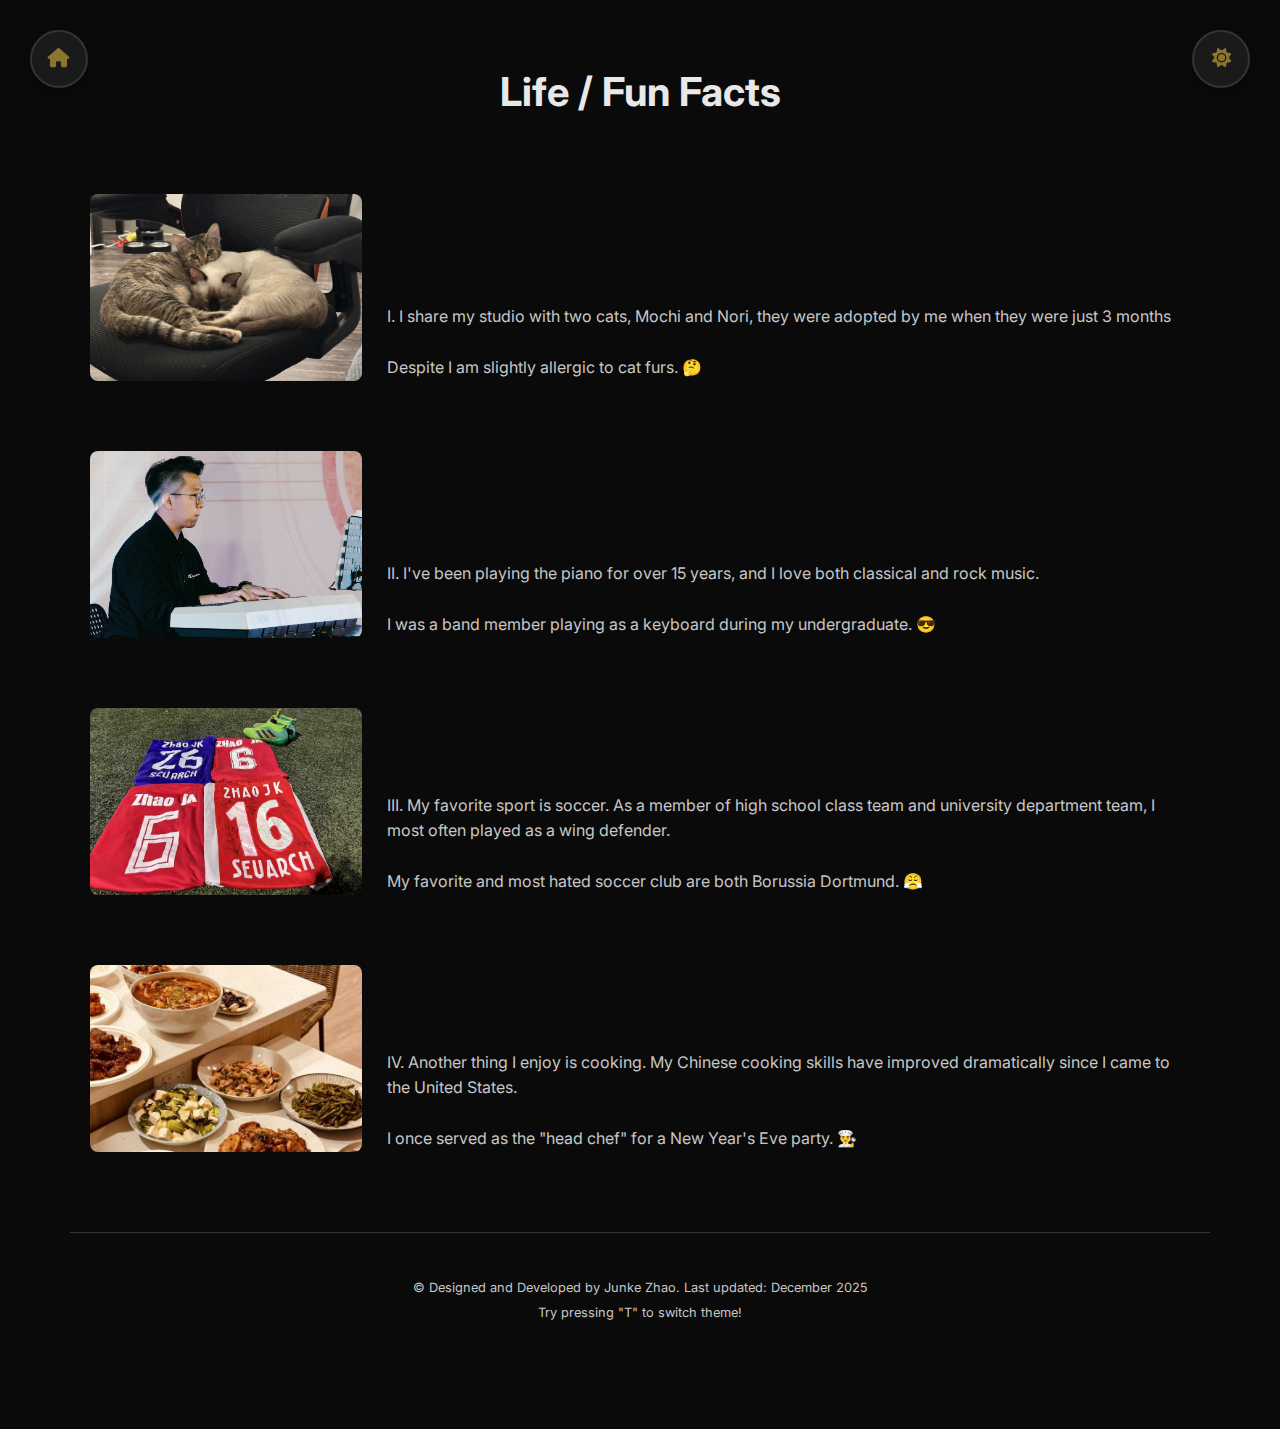
<file: life.html>
<!DOCTYPE html>
<html lang="en">
<head>
    <meta charset="UTF-8">
    <meta name="viewport" content="width=device-width, initial-scale=1.0">
    <title>Life / Fun Facts - Junke Zhao</title>

    <!-- Favicon -->
    <link rel="icon" type="image/png" href="Assets/logo.png">
    <link rel="apple-touch-icon" href="Assets/logo.png">

    <!-- Google Fonts - Inter -->
    <link rel="preconnect" href="https://fonts.googleapis.com">
    <link rel="preconnect" href="https://fonts.gstatic.com" crossorigin>
    <link href="https://fonts.googleapis.com/css2?family=Inter:wght@100;200;300;400;500;600;700;800;900&display=swap" rel="stylesheet">
    
    <!-- Stylesheets -->
    <link rel="stylesheet" href="style.css">
    <link rel="stylesheet" href="https://cdnjs.cloudflare.com/ajax/libs/font-awesome/6.4.0/css/all.min.css">
    
    <!-- Prevent Theme Flash -->
    <script>
        (function() {
            const savedTheme = localStorage.getItem('theme') || 'dark';
            document.documentElement.setAttribute('data-theme', savedTheme);
        })();
    </script>
</head>
<body>
    <!-- Desktop Theme Toggle -->
    <button class="theme-toggle desktop-theme-toggle" id="themeToggleDesktop" aria-label="Toggle theme">
        <i class="fas fa-sun"></i>
    </button>

    <!-- Floating Navigation -->
    <nav class="floating-nav" aria-label="Page navigation">
        <a class="nav-float-btn" href="index.html" aria-label="Back to Home" title="Home">
            <i class="fas fa-home"></i>
        </a>
    </nav>

    <!-- Mobile Header -->
    <header class="mobile-header">
        <div class="mobile-header-nav">
            <a href="index.html" class="mobile-nav-btn" aria-label="Back to Home">
                <i class="fas fa-home"></i>
            </a>
        </div>
        <span class="mobile-site-name">Life / Fun Facts</span>
        <button class="theme-toggle mobile-theme-toggle" id="themeToggleMobile" aria-label="Toggle theme">
            <i class="fas fa-sun"></i>
        </button>
    </header>

    <!-- Main Container -->
    <div class="all-projects-container">
        
        <!-- Page Header -->
        <div class="all-projects-header">
            <h1 class="all-projects-title">Life / Fun Facts</h1>
        </div>

        <!-- Fun Facts Section -->
        <div class="life-section">
            <div class="fun-facts-list">
                
                <!-- Fun Fact 1 -->
                <div class="fun-fact-item">
                    <div class="fun-fact-image">
                        <img src="Assets/funfacts/fun_fact_1.jpg" alt="Fun facts 1">
                    </div>
                    <div class="fun-fact-content">
                        <p>I. I share my studio with two cats, Mochi and Nori, they were adopted by me when they were just 3 months
                            <br><br>Despite I am slightly allergic to cat furs. 🤔</p>
                    </div>
                </div>

                <!-- Fun Fact 2 -->
                <div class="fun-fact-item">
                    <div class="fun-fact-image">
                        <img src="Assets/funfacts/fun_fact_2.jpg" alt="Fun facts 2">
                    </div>
                    <div class="fun-fact-content">
                        <p>II. I've been playing the piano for over 15 years, and I love both classical and rock music.
                                <br><br> 
                                I was a band member playing as a keyboard during my undergraduate. 😎</p>
                        </div>
                </div>

                <!-- Fun Fact 3 -->
                <div class="fun-fact-item">
                    <div class="fun-fact-image">
                        <img src="Assets/funfacts/fun_fact_3.jpg" alt="Fun facts 3">
                    </div>
                    <div class="fun-fact-content">
                        <p>III. My favorite sport is soccer. As a member of high school class team and university department team, I most often played as a wing defender.
                            <br><br>
                            My favorite and most hated soccer club are both Borussia Dortmund. 😤
                        </p>
                    </div>
                </div>

                <!-- Fun Fact 4 -->
                <div class="fun-fact-item">
                    <div class="fun-fact-image">
                        <img src="Assets/funfacts/fun_fact_4.jpg" alt="">
                    </div>
                    <div class="fun-fact-content">
                        <p>IV. Another thing I enjoy is cooking. My Chinese cooking skills have improved dramatically since I came to the United States.
                            <br><br>
                            I once served as the "head chef" for a New Year's Eve party. 👨‍🍳</p>
                    </div>
                </div>

            </div>
        </div>

        <!-- Footer -->
        <footer class="footer">
            <p>&copy; Designed and Developed by Junke Zhao. Last updated: December 2025</p>
            <p>Try pressing "T" to switch theme!</p>
        </footer>

    </div>

    <!-- JavaScript -->
    <script src="script.js"></script>
</body>
</html>
</file>
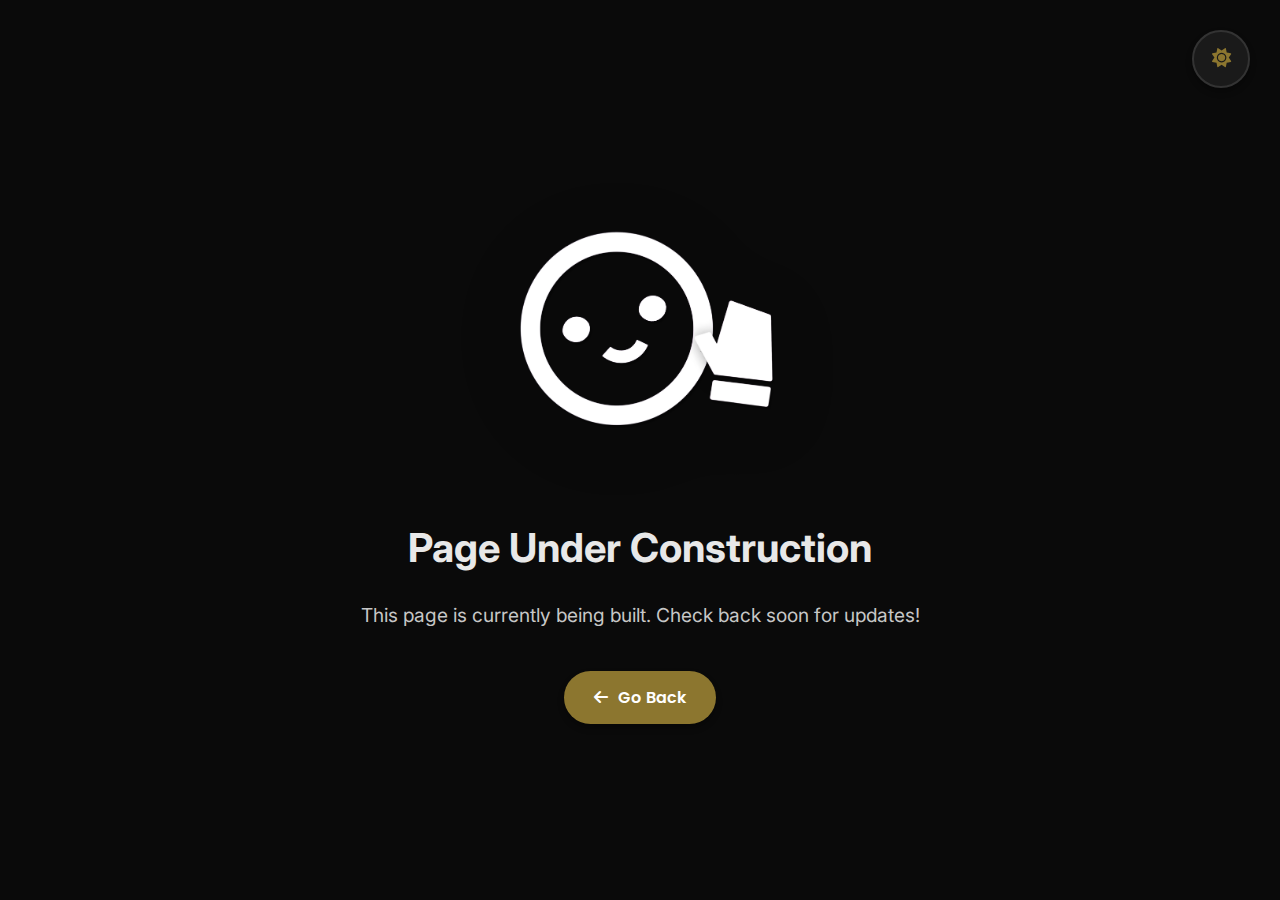
<file: under-construction.html>
<!DOCTYPE html>
<html lang="en" data-theme="dark">
<head>
    <meta charset="UTF-8">
    <meta name="viewport" content="width=device-width, initial-scale=1.0">
    <title>Under Construction - Junke Zhao</title>

    <!-- Logo -->
    <link rel="icon" type="image/png" href="/Assets/logo.png">
    <link rel="apple-touch-icon" href="/Assets/logo.png">
    
    <!-- Google Fonts - Inter -->
    <link rel="preconnect" href="https://fonts.googleapis.com">
    <link rel="preconnect" href="https://fonts.gstatic.com" crossorigin>
    <link href="https://fonts.googleapis.com/css2?family=Inter:wght@100;200;300;400;500;600;700;800;900&display=swap" rel="stylesheet">
      
    <!-- Main CSS -->
    <link rel="stylesheet" href="/style.css">
    
    <!-- Font Awesome -->
    <link rel="stylesheet" href="https://cdnjs.cloudflare.com/ajax/libs/font-awesome/6.4.0/css/all.min.css">
    
    <!-- Prevent Theme Flash -->
    <script>
        (function() {
            const savedTheme = localStorage.getItem('theme') || 'dark';
            document.documentElement.setAttribute('data-theme', savedTheme);
        })();
    </script>

    <style>
        .construction-container {
            min-height: 100vh;
            display: flex;
            flex-direction: column;
            align-items: center;
            justify-content: center;
            padding: 40px 20px;
            text-align: center;
            background: var(--bg-primary);
        }

        .construction-content {
            max-width: 600px;
            width: 100%;
        }

        .construction-image {
            width: 300px;
            height: 300px;
            margin: 0 auto 40px;
            animation: wave 3s ease-in-out infinite;
        }

        .construction-image img {
            width: 100%;
            height: 100%;
            object-fit: contain;
            filter: drop-shadow(0 10px 30px rgba(0, 0, 0, 0.2));
        }

        @keyframes wave {
            0%, 100% {
                transform: rotate(-5deg);
            }
            50% {
                transform: rotate(5deg);
            }
        }

        .construction-title {
            font-size: 2.5rem;
            font-weight: 700;
            color: var(--text-primary);
            margin-bottom: 20px;
        }

        .construction-message {
            font-size: 1.2rem;
            color: var(--text-secondary);
            margin-bottom: 40px;
            line-height: 1.6;
        }

        .back-home-btn {
            display: inline-flex;
            align-items: center;
            gap: 10px;
            padding: 14px 30px;
            background: var(--accent-color);
            color: white;
            text-decoration: none;
            border-radius: 999px;
            font-weight: 600;
            font-size: 1rem;
            transition: all 0.3s ease;
            box-shadow: var(--shadow-md);
            border: none;
            cursor: pointer;
            font-family: 'Poppins', sans-serif;
        }

        .back-home-btn:hover {
            background: var(--text-primary);
            transform: translateY(-2px);
            box-shadow: var(--shadow-lg);
        }

        .back-home-btn i {
            transition: transform 0.3s ease;
        }

        .back-home-btn:hover i {
            transform: translateX(-3px);
        }

        /* Mobile responsiveness */
        @media (max-width: 768px) {
            .construction-image {
                width: 200px;
                height: 200px;
                margin-bottom: 30px;
            }

            .construction-title {
                font-size: 2rem;
            }

            .construction-message {
                font-size: 1rem;
            }

            .back-home-btn {
                padding: 12px 24px;
                font-size: 0.9rem;
            }
        }
    </style>
</head>
<body>
    <!-- Desktop Theme Toggle -->
    <button class="theme-toggle desktop-theme-toggle" id="themeToggleDesktop" aria-label="Toggle theme">
        <i class="fas fa-sun"></i>
    </button>

    <!-- Mobile Header -->
    <header class="mobile-header">
        <button class="mobile-menu-toggle" id="mobileMenuToggle" aria-label="Toggle menu" onclick="window.location.href='/index.html'">
            <i class="fas fa-home"></i>
        </button>
        <a href="/index.html" class="mobile-site-name">Junke Zhao</a>
        <button class="theme-toggle mobile-theme-toggle" id="themeToggleMobile" aria-label="Toggle theme">
            <i class="fas fa-sun"></i>
        </button>
    </header>

    <!-- Construction Container -->
    <div class="construction-container">
        <div class="construction-content">
            <div class="construction-image">
                <img src="/Assets/hi.png" alt="Under Construction">
            </div>
            
            <h1 class="construction-title">Page Under Construction</h1>
            
            <p class="construction-message">
                This page is currently being built. Check back soon for updates!
            </p>
            
            <button onclick="goBack()" class="back-home-btn">
                <i class="fas fa-arrow-left"></i>
                Go Back
            </button>
        </div>
    </div>

    <!-- JavaScript -->
    <script src="/script.js"></script>
    <script>
        function goBack() {
            // Check if there's a previous page in history
            if (window.history.length > 1 && document.referrer) {
                window.history.back();
            } else {
                // Fallback to home page if no history
                window.location.href = '/index.html';
            }
        }
    </script>
</body>
</html>
</file>
<file: style.css>
/* ============================================
   JUNKE ZHAO PORTFOLIO - UNIFIED STYLESHEET
   ============================================ */

/* ============================================
   1. CSS VARIABLES & THEME SYSTEM
   ============================================ */
@import url('https://fonts.googleapis.com/css2?family=Poppins:wght@300;400;500;600;700&display=swap');

:root {
    /* Light Theme Colors */
    --bg-primary: #ffffff;
    --bg-secondary: #f8f9fa;
    --bg-tertiary: #e9ecef;
    --bg-white: #ffffff;
    --card-bg: #ffffff;
    --text-primary: #1a1a1a;
    --text-secondary: #383838;
    --accent-color: #1a7a83;
    --border-color: #e0e0e0;
    --shadow-sm: 0 1px 3px rgba(0, 0, 0, 0.1);
    --shadow-md: 0 4px 6px rgba(0, 0, 0, 0.1);
    --shadow-lg: 0 10px 25px rgba(0, 0, 0, 0.15);
}

[data-theme="dark"] {
    --bg-primary: #0a0a0a;
    --bg-secondary: #1a1a1a;
    --bg-tertiary: #2a2a2a;
    --bg-white: #1a1a1a;
    --card-bg: #1a1a1a;
    --text-primary: #e8e8e8;
    --text-secondary: #c7c7c7;
    --accent-color: #8c762f;
    --border-color: #333333;
    --shadow-sm: 0 1px 3px rgba(0, 0, 0, 0.3);
    --shadow-md: 0 4px 6px rgba(0, 0, 0, 0.3);
    --shadow-lg: 0 10px 25px rgba(0, 0, 0, 0.5);
}

/* ============================================
   2. BASE STYLES
   ============================================ */
* {
    margin: 0;
    padding: 0;
    box-sizing: border-box;
}

html {
    scroll-behavior: smooth;
}

body {
    font-family: 'Inter', -apple-system, BlinkMacSystemFont, 'Segoe UI', sans-serif;
    line-height: 1.6;
    color: var(--text-primary);
    background: var(--bg-primary);
    transition: background-color 0.3s ease, color 0.3s ease;
    overflow-x: hidden;
    overflow-y: auto !important;
}

a {
    color: var(--accent-color);
    text-decoration: none;
    transition: color 0.3s ease;
    /* border-bottom: 1px solid transparent; */
}

a:not([class]):hover {
    text-decoration: underline;
}


/* ============================================
   3. MOBILE HEADER
   ============================================ */
.mobile-header {
    position: fixed;
    top: 0;
    left: 0;
    right: 0;
    height: 70px;
    background: var(--bg-secondary);
    border-bottom: 1px solid var(--border-color);
    display: none;
    align-items: center;
    justify-content: space-between;
    padding: 0 20px;
    z-index: 1000;
    box-shadow: var(--shadow-sm);
}

.mobile-site-name {
    font-family: 'Poppins', sans-serif;
    font-size: 1.2rem;
    font-weight: 600;
    color: var(--text-primary);
    text-decoration: none;
    border-bottom: none;
}

.mobile-site-name:hover {
    color: var(--accent-color);
    border-bottom: none;
}

/* ============================================
   4. BUTTONS - UNIFIED STYLES
   ============================================ */

/* Circle Button Base */
.btn-circle {
    width: 45px;
    height: 45px;
    border-radius: 50%;
    background: transparent;
    border: 2px solid var(--border-color);
    color: var(--text-primary);
    font-size: 1.2rem;
    cursor: pointer;
    display: flex;
    align-items: center;
    justify-content: center;
    transition: all 0.3s ease;
    flex-shrink: 0;
}

.btn-circle:hover {
    background: var(--accent-color);
    color: white;
    border-color: var(--accent-color);
}

/* Theme Toggle */
.theme-toggle {
    width: 45px;
    height: 45px;
    border-radius: 50%;
    background: transparent;
    border: 2px solid var(--border-color);
    color: var(--text-primary);
    font-size: 1.2rem;
    cursor: pointer;
    display: flex;
    align-items: center;
    justify-content: center;
    transition: all 0.3s ease;
    flex-shrink: 0;
}

.theme-toggle:hover {
    background: var(--accent-color);
    color: white;
    border-color: var(--accent-color);
    transform: rotate(180deg);
}

.desktop-theme-toggle {
    position: fixed;
    top: 30px;
    right: 30px;
    width: 58px;
    height: 58px;
    background: var(--card-bg);
    border: 2px solid var(--border-color);
    color: var(--accent-color);
    z-index: 1000;
    box-shadow: var(--shadow-md);
    display: none;
}

/* Mobile Menu Toggle */
.mobile-menu-toggle {
    width: 45px;
    height: 45px;
    border-radius: 50%;
    background: transparent;
    border: 2px solid var(--border-color);
    color: var(--text-primary);
    font-size: 1.2rem;
    cursor: pointer;
    display: flex;
    align-items: center;
    justify-content: center;
    transition: all 0.3s ease;
    flex-shrink: 0;
}

.mobile-menu-toggle:hover {
    background: var(--accent-color);
    color: white;
    border-color: var(--accent-color);
}

/* Mobile Close Button */
.mobile-close-btn {
    display: none;
    position: absolute;
    top: 20px;
    right: 20px;
    width: 40px;
    height: 40px;
    border-radius: 50%;
    background: var(--bg-tertiary);
    border: 1px solid var(--border-color);
    color: var(--text-primary);
    font-size: 1.2rem;
    cursor: pointer;
    align-items: center;
    justify-content: center;
    z-index: 1002;
    transition: all 0.3s ease;
}

.mobile-close-btn:hover {
    background: var(--accent-color);
    color: white;
    border-color: var(--accent-color);
}

/* Floating Navigation */
.floating-nav {
    position: fixed;
    top: 30px;
    left: 30px;
    display: flex;
    flex-direction: column;
    gap: 20px;
    z-index: 1001;
}

.floating-nav .nav-float-btn {
    width: 58px;
    height: 58px;
    border-radius: 50%;
    background: var(--card-bg);
    border: 2px solid var(--border-color);
    color: var(--accent-color);    
    box-shadow: var(--shadow-md);
    display: inline-flex;
    align-items: center;
    justify-content: center;
    text-decoration: none;
    cursor: pointer;
    transition: all 0.3s ease;
}

.floating-nav .nav-float-btn i {
    font-size: 1.2rem;
    line-height: 1;
}

.floating-nav .nav-float-btn:hover {
    background: var(--accent-color);
    color: #fff;
    border-color: var(--accent-color);
    transform: rotate(360deg);
}

/* Text Buttons */
.btn-outline {
    display: inline-flex;
    align-items: center;
    gap: 8px;
    padding: 10px 20px;
    background: transparent;
    border: 2px solid var(--accent-color);
    color: var(--accent-color);
    text-decoration: none;
    border-radius: 8px;
    font-weight: 500;
    font-size: 0.9rem;
    transition: all 0.3s ease;
    cursor: pointer;
}

.btn-outline:hover {
    background: var(--accent-color);
    color: white;
    border-bottom: 2px solid var(--accent-color);
}

.btn-outline i {
    transition: transform 0.3s ease;
}

/* Small Action Buttons */
.btn-action {
    display: inline-flex;
    align-items: center;
    gap: 6px;
    padding: 6px 16px;
    background: var(--bg-tertiary);
    border: 1px solid var(--border-color);
    border-radius: 6px;
    color: var(--text-primary);
    font-size: 0.8rem;
    font-weight: 600;
    text-decoration: none;
    transition: all 0.3s ease;
    cursor: pointer;
}

.btn-action:hover {
    background: var(--accent-color);
    border-color: var(--accent-color);
    color: white;
    border-bottom: 1px solid var(--accent-color);
}

/* Filter Buttons */
.filter-btn {
    padding: 10px 25px;
    background: var(--card-bg);
    border: 2px solid var(--border-color);
    color: var(--text-secondary);
    border-radius: 25px;
    font-weight: 500;
    font-size: 0.9rem;
    cursor: pointer;
    transition: all 0.3s ease;
}

.filter-btn:hover,
.filter-btn.active {
    background: var(--accent-color);
    color: white;
    border-color: var(--accent-color);
}

/* CV Button */
.cv-button {
    display: flex;
    align-items: center;
    justify-content: center;
    gap: 10px;
    padding: 12px 20px;
    background: var(--accent-color);
    color: white;
    text-decoration: none;
    border-radius: 8px;
    font-weight: 600;
    transition: all 0.3s;
    margin-top: 10px;
    border-bottom: none;
}

.cv-button:hover {
    background: var(--text-primary);
    transform: translateY(-2px);
    box-shadow: var(--shadow-md);
    border-bottom: none;
}

/* View All Buttons */
.view-all-btn {
    display: inline-flex;
    align-items: center;
    gap: 6px;
    padding: 8px 18px;
    background: transparent;
    border: 2px solid var(--accent-color);
    color: var(--accent-color);
    text-decoration: none;
    border-radius: 999px;
    font-weight: 500;
    font-size: 0.9rem;
    transition: all 0.3s ease;
    flex-shrink: 0;
}

.view-all-btn:hover {
    background: var(--accent-color);
    color: white;
    transform: translateX(5px);
    border-bottom: 2px solid var(--accent-color);
}

.view-all-btn:hover i {
    transform: translateX(3px);
}

/* ============================================
   5. LAYOUT - CONTAINER
   ============================================ */
.container {
    display: grid;
    grid-template-columns: 320px 1fr;
    min-height: 100vh;
    max-width: 100%;
    margin: 0;
    position: relative;
}

/* Sidebar Overlay */
.sidebar-overlay {
    display: none;
    position: fixed;
    top: 0;
    left: 0;
    width: 100%;
    height: 100%;
    background: rgba(0, 0, 0, 0.5);
    z-index: 998;
    opacity: 0;
    transition: opacity 0.3s ease;
}

.sidebar-overlay.active {
    display: block;
    opacity: 1;
}

/* ============================================
   6. SIDEBAR
   ============================================ */
.sidebar {
    background: var(--bg-secondary);
    padding: 40px 40px;
    border-right: 1px solid var(--border-color);
    position: sticky;
    top: 0;
    height: 100vh;
    overflow-y: auto;
    transform: translateZ(0);
    backface-visibility: hidden;
}

.sidebar::-webkit-scrollbar {
    width: 6px;
}

.sidebar::-webkit-scrollbar-track {
    background: var(--bg-secondary);
}

.sidebar::-webkit-scrollbar-thumb {
    background: var(--border-color);
    border-radius: 3px;
}

/* Profile Section */
.profile-section {
    display: flex;
    flex-direction: column;
}

.profile-header {
    display: flex;
    flex-direction: column;
    margin-bottom: 40px;
}

.profile-image {
    width: 200px;
    height: 200px;
    border-radius: 50%;
    overflow: hidden;
    margin-bottom: 20px;
    border: 3px solid var(--accent-color);
}

.profile-image img {
    width: 100%;
    height: 100%;
    object-fit: cover;
}

.profile-info h1 {
    font-size: 1.8rem;
    font-weight: 600;
    color: var(--text-primary);
    margin-bottom: 8px;
}

.role {
    color: var(--text-secondary);
    font-size: 0.9rem;
    margin-bottom: 0;
}

/* Contact Info */
.contact-info {
    display: flex;
    flex-direction: column;
    gap: 15px;
    margin-bottom: 25px;
}

.contact-item {
    display: flex;
    align-items: center;
    gap: 12px;
    color: var(--text-secondary);
    text-decoration: none;
    font-size: 0.9rem;
    transition: color 0.3s;
    border-bottom: none;
}

.contact-item:hover {
    color: var(--accent-color);
    border-bottom: none;
}

.contact-item i {
    width: 20px;
    text-align: center;
    color: var(--accent-color);
}

/* Navigation Menu */
.nav-menu {
    display: flex;
    flex-direction: column;
    gap: 8px;
    padding-top: 20px;
    border-top: 1px solid var(--border-color);
}

.nav-link {
    padding: 10px 15px;
    color: var(--text-secondary);
    text-decoration: none;
    border-radius: 6px;
    transition: all 0.3s;
    font-size: 0.9rem;
    border-bottom: none;
}

.nav-link:hover {
    background: var(--bg-tertiary);
    color: var(--accent-color);
    padding-left: 20px;
    border-bottom: none;
}

.nav-link.active {
    background: var(--bg-tertiary);
    color: var(--accent-color);
    padding-left: 20px;
}

/* ============================================
   7. MAIN CONTENT
   ============================================ */
.main-content {
    padding: 60px 80px;
    max-width: 1200px;
    margin: 0 auto;
    width: 100%;
}

/* Section Styles */
.section {
    margin-bottom: 60px;
}

.section-title {
    font-size: 2rem;
    font-weight: 600;
    color: var(--text-primary);
    margin-bottom: 25px;
    padding-bottom: 12px;
    border-bottom: 2px solid var(--accent-color);
}

/* Section Header with Button */
.section-header-with-button {
    display: flex;
    justify-content: space-between;
    align-items: center;
    margin-bottom: 25px;
    padding-bottom: 12px;
    border-bottom: 2px solid var(--accent-color);
}

.section-header-with-button .section-title {
    margin-bottom: 0;
    padding-bottom: 0;
    border-bottom: none;
    flex-grow: 1;
}

/* View All Bottom */
.view-all-bottom {
    display: flex;
    justify-content: center;
    margin-top: 30px;
    padding-top: 25px;
    border-top: 1px solid var(--border-color);
}

.view-all-btn-bottom {
    display: inline-flex;
    align-items: center;
    gap: 8px;
    padding: 8px 18px;
    background: transparent;
    border: 2px solid var(--accent-color);
    color: var(--accent-color);
    text-decoration: none;
    border-radius: 999px;
    font-weight: 500;
    font-size: 0.9rem;
    transition: all 0.3s ease;
}

.view-all-btn-bottom:hover {
    background: var(--accent-color);
    color: white;
    transform: translateY(-2px);
    box-shadow: 0 4px 12px rgba(0, 0, 0, 0.15);
}

.view-all-btn-bottom:hover i {
    transform: translateX(5px);
}

/* ============================================
   8. ABOUT SECTION
   ============================================ */
.about-content {
    display: flex;
    flex-direction: column;
    gap: 20px;
}

.lead {
    font-size: 1.2rem;
    line-height: 1.8;
    color: var(--text-primary);
}

.about-content p {
    color: var(--text-secondary);
    font-size: 0.9rem;
    line-height: 1.7;
}

.research-directions {
    display: grid;
    grid-template-columns: repeat(2, 1fr);
    gap: 20px;
    margin: 20px 0;
}

.direction-card {
    background: var(--card-bg);
    padding: 20px;
    border-radius: 12px;
    border: 1px solid var(--border-color);
    transition: all 0.3s;
}

.direction-card:hover {
    border-color: var(--accent-color);
    box-shadow: var(--shadow-md);
}

.direction-card h3 {
    color: var(--accent-color);
    font-size: 1.2rem;
    margin-bottom: 12px;
}

.direction-card p {
    font-size: 0.9rem;
    line-height: 1.6;
}

.status-banner {
    background: var(--accent-color);
    padding: 20px;
    border-radius: 12px;
    color: white;
    margin-top: 20px;
}

.status-banner p {
    color: white;
    font-size: 0.9rem;
    line-height: 1.6;
    margin: 0;
}

/* ============================================
   9. PROJECT CARDS - UNIFIED STYLES
   ============================================ */

/* Project List Layout */
.project-list,
.projects-list {
    display: flex;
    flex-direction: column;
    gap: 30px;
}

/* Project Item / Card Base */
.project-item,
.project-card {
    display: flex;
    gap: 25px;
    background: var(--card-bg);
    border: 1px solid var(--border-color);
    border-radius: 12px;
    padding: 20px;
    text-decoration: none;
    color: inherit;
    transition: all 0.3s ease;
    position: relative;
}

.project-item:hover,
.project-card:hover {
    border-color: var(--accent-color);
    box-shadow: var(--shadow-lg);
    transform: translateY(-3px);
}

/* Project Image */
.project-image,
.project-img {
    flex-shrink: 0;
    width: 320px;
    height: 220px;
    border-radius: 8px;
    overflow: hidden;
    background: var(--bg-tertiary);
}

.project-image img,
.project-img img {
    width: 100%;
    height: 100%;
    object-fit: cover;
    transition: transform 0.3s ease;
}

.project-item:hover .project-image img,
.project-card:hover .project-img img {
    transform: scale(1.05);
}

/* Project Info / Body */
.project-info,
.project-body {
    flex: 1;
    display: flex;
    flex-direction: column;
    gap: 10px;
}

.project-header {
    display: flex;
    align-items: center;
    justify-content: space-between;
    gap: 15px;
    flex-wrap: wrap;
}

.project-venue {
    color: var(--text-secondary);
    font-size: 0.8rem;
    font-weight: 500;
}

.project-title,
.project-name {
    font-size: 1.25rem;
    font-weight: 700;
    color: var(--text-primary);
    margin: 0;
    line-height: 1.4;
}

.project-authors {
    color: var(--text-secondary);
    font-size: 0.9rem;
    margin: 0;
    font-style: italic;
}

.project-description,
.project-desc {
    color: var(--text-secondary);
    font-size: 0.9rem;
    line-height: 1.6;
    margin: 0;
    flex: 1;
}

/* Project Links / Actions */
.project-links,
.project-actions {
    display: flex;
    gap: 10px;
    flex-wrap: wrap;
    margin-top: auto;
}

.project-btn,
.btn-link {
    display: inline-flex;
    align-items: center;
    gap: 6px;
    padding: 6px 16px;
    background: var(--bg-tertiary);
    border: 1px solid var(--border-color);
    border-radius: 6px;
    color: var(--text-primary);
    font-size: 0.9rem;
    font-weight: 600;
    cursor: pointer;
    transition: all 0.3s ease;
    text-decoration: none;
}

.project-btn:hover,
.btn-link:hover {
    background: var(--accent-color);
    border-color: var(--accent-color);
    color: white;
}

/* Project Meta / Badges */
.project-meta {
    display: flex;
    align-items: center;
    gap: 15px;
    flex-wrap: wrap;
}

.pub-badge {
    display: inline-block;
    padding: 5px 10px;
    border-radius: 16px;
    font-size: 0.7rem;
    font-weight: 600;
    text-transform: uppercase;
    letter-spacing: 0.5px;
    background: transparent;
    border: 1.1px solid var(--text-secondary);
    color: var(--text-secondary);
    transition: all 0.3s ease;
}

/* ============================================
   10. TIMELINE
   ============================================ */
.timeline {
    display: flex;
    flex-direction: column;
    gap: 30px;
}

.timeline-item {
    display: grid;
    grid-template-columns: 60px 1fr;
    gap: 20px;
    position: relative;
}

.timeline-item:not(:last-child)::before {
    content: '';
    position: absolute;
    left: 29px;
    top: 70px;
    width: 2px;
    height: calc(100% + 20px);
    background: var(--border-color);
}

.timeline-icon {
    width: 60px;
    height: 60px;
    border-radius: 50%;
    background: var(--bg-white);
    display: flex;
    align-items: center;
    justify-content: center;
    border: 2px solid var(--border-color);
    position: relative;
    z-index: 1;
    overflow: hidden;
}

.timeline-icon img {
    width: 100%;
    height: 100%;
    object-fit: contain;
    padding: 4px;
}

.timeline-icon i {
    color: var(--accent-color);
    font-size: 1.2rem;
}

[data-theme="dark"] .timeline-icon {
    background: var(--bg-tertiary);
}

.timeline-content {
    background: var(--card-bg);
    padding: 20px;
    border-radius: 12px;
    border: 1px solid var(--border-color);
    transition: all 0.3s;
}

.timeline-content:hover {
    border-color: var(--accent-color);
    box-shadow: var(--shadow-lg);
}

.timeline-content h3 {
    font-size: 1.2rem;
    color: var(--text-primary);
    margin-bottom: 8px;
}

.position {
    color: var(--text-secondary);
    font-size: 0.9rem;
    font-style: italic;
    margin-bottom: 10px;
}

/* ============================================
   11. FOOTER
   ============================================ */
.footer {
    text-align: center;
    padding: 40px 0;
    border-top: 1px solid var(--border-color);
    color: var(--text-secondary);
    font-size: 0.8rem;
}

.footer p {
    margin: 5px 0;
}

/* ============================================
   12. ALL-PROJECTS PAGE
   ============================================ */
.all-projects-container {
    max-width: 1200px;
    margin: 0 auto;
    padding: 60px 30px;
}

.all-projects-header {
    text-align: center;
    margin-bottom: 50px;
}

.all-projects-title {
    font-size: 2.5rem;
    font-weight: 700;
    margin-bottom: 10px;
    color: var(--text-primary);
}

.all-projects-subtitle {
    font-size: 1.1rem;
    font-weight: 400;
    color: var(--text-secondary);
}

.filter-section {
    display: flex;
    justify-content: center;
    gap: 15px;
    margin-bottom: 50px;
    flex-wrap: wrap;
}

.project-section {
    margin-bottom: 60px;
}

.project-section-title {
    font-size: 2rem;
    font-weight: 600;
    margin-bottom: 30px;
    padding-bottom: 12px;
    border-bottom: 2px solid var(--accent-color);
    color: var(--text-primary);
}

.all-projects-footer {
    text-align: center;
    margin-top: 60px;
    padding: 30px 0;
    border-top: 1px solid var(--border-color);
    color: var(--text-secondary);
    font-size: 0.9rem;
}

/* ============================================
   13. FUN STUFF GRID
   ============================================ */
.fun-stuff-grid {
    display: grid;
    grid-template-columns: repeat(auto-fit, minmax(280px, 1fr));
    gap: 25px;
    margin-top: 30px;
}

.fun-card {
    background: var(--card-bg);
    border: 1px solid var(--border-color);
    border-radius: 12px;
    overflow: hidden;
    transition: all 0.3s ease;
    cursor: pointer;
    display: flex;
    flex-direction: column;
}

.fun-card:hover {
    border-color: var(--accent-color);
    box-shadow: var(--shadow-lg);
    transform: translateY(-5px);
}

.fun-img {
    width: 100%;
    height: 200px;
    overflow: hidden;
    background: var(--bg-tertiary);
}

.fun-img img {
    width: 100%;
    height: 100%;
    object-fit: cover;
    transition: transform 0.3s ease;
}

.fun-card:hover .fun-img img {
    transform: scale(1.08);
}

.fun-body {
    padding: 20px;
    display: flex;
    flex-direction: column;
    gap: 8px;
    flex: 1;
}

.fun-title {
    font-size: 1.2rem;
    font-weight: 600;
    color: var(--text-primary);
    margin: 0;
    line-height: 1.3;
}

.fun-desc {
    font-size: 0.9rem;
    color: var(--text-secondary);
    margin: 0;
    line-height: 1.5;
}

/* ============================================
   14. PROJECT PAGE NAVIGATION
   ============================================ */
.project-page-nav {
    margin: 40px 0 48px;
}

.page-nav-inner {
    display: flex;
    justify-content: center;
    gap: 18px;
}

.nav-btn {
    padding: 10px 18px;
    border-radius: 999px;
    border: 2px solid var(--accent-color);
    background: transparent;
    color: var(--accent-color);
    font-size: 0.9rem;
    font-weight: 500;
    cursor: pointer;
    text-decoration: none;
    transition: all 0.25s ease;
}

.nav-btn:hover {
    background: var(--accent-color);
    color: #fff;
    transform: translateY(-2px);
}

.nav-btn.secondary {
    border-color: var(--border-color);
    color: var(--text-secondary);
}

.nav-btn.secondary:hover {
    background: var(--bg-tertiary);
    color: var(--text-primary);
}

/* Back Button */
.back-button {
    display: inline-flex;
    align-items: center;
    gap: 5px;
    padding: 10px 20px;
    background: transparent;
    border: 2px solid var(--accent-color);
    color: var(--accent-color);
    text-decoration: none;
    border-radius: 8px;
    font-weight: 500;
    font-size: 0.9rem;
    margin-bottom: 20px;
    transition: all 0.3s ease;
}

.back-button:hover {
    background: var(--accent-color);
    color: white;
}

.back-button:hover i {
    transform: translateX(-3px);
}

/* Mobile Header Navigation for Project Pages */
.mobile-header-nav {
    display: none;
    align-items: center;
    gap: 12px;
}

.mobile-nav-btn {
    width: 40px;
    height: 40px;
    border-radius: 50%;
    background: transparent;
    border: 2px solid var(--border-color);
    color: var(--text-primary);
    display: flex;
    align-items: center;
    justify-content: center;
    text-decoration: none;
    cursor: pointer;
    transition: all 0.3s ease;
    font-size: 1rem;
}

.mobile-nav-btn:hover {
    background: var(--accent-color);
    color: white;
    border-color: var(--accent-color);
}

/* ============================================
   15. RESPONSIVE DESIGN
   ============================================ */

/* Large Desktop */
@media (min-width: 1025px) {
    .mobile-header {
        display: none !important;
    }
    
    .desktop-theme-toggle {
        display: flex !important;
    }
    
    .mobile-menu-toggle {
        display: none;
    }
}

/* Narrow Desktop */
@media (max-width: 1400px) and (min-width: 1025px) {
    .profile-header {
        flex-direction: column;
        align-items: flex-start;
        gap: 20px;
        margin-bottom: 25px;
    }
    
    .profile-image {
        width: 150px;
        height: 150px;
        margin-bottom: 0;
    }
    
    .profile-info h1 {
        font-size: 1.35rem;
        margin-bottom: 5px;
    }
    
    .role {
        font-size: 0.8rem;
    }
}

/* Very Narrow Desktop */
@media (max-width: 1200px) and (min-width: 1025px) {
    .sidebar {
        padding: 30px 20px;
    }
    
    .profile-image {
        width: 150px;
        height: 150px;
    }
    
    .profile-info h1 {
        font-size: 1.05rem;
    }
    
    .role {
        font-size: 0.8rem;
    }
    
    .project-image,
    .project-img {
        width: 220px;
        height: 160px;
    }
}

/* Tablet */
@media (max-width: 1024px) {
    .mobile-header {
        display: flex;
    }
    
    .desktop-theme-toggle {
        display: none !important;
    }
    
    .container {
        grid-template-columns: 1fr;
    }
    
    .mobile-menu-toggle {
        display: flex;
    }
    
    .sidebar {
        position: fixed;
        top: 0;
        left: -100%;
        width: 320px;
        height: 100vh;
        border-right: 1px solid var(--border-color);
        transition: left 0.3s ease;
        z-index: 999;
        overflow-y: auto;
    }
    
    .sidebar.active {
        left: 0;
    }
    
    .mobile-close-btn {
        display: flex;
    }
    
    .main-content {
        padding: 90px 30px 40px;
    }
    
    .research-directions {
        grid-template-columns: 1fr;
    }
    
    .project-image,
    .project-img {
        width: 200px;
        height: 150px;
    }
    
    .floating-nav {
        top: 86px;
        left: 30px;
    }
    
    .floating-nav .nav-float-btn {
        width: 52px;
        height: 52px;
    }
    
    .floating-nav .nav-float-btn i {
        font-size: 1.15rem;
    }
    
    .all-projects-container {
        padding-top: 90px;
    }
}

/* Mobile */
@media (max-width: 768px) {
    .theme-toggle {
        width: 45px;
        height: 45px;
    }
    
    .mobile-menu-toggle {
        width: 45px;
        height: 45px;
    }
    
    .sidebar {
        width: 280px;
    }
    
    .main-content {
        padding: 90px 20px 30px;
    }
    
    .section-title {
        font-size: 1.5rem;
    }
    
    .project-item,
    .project-card {
        flex-direction: column;
        padding: 20px;
    }
    
    .project-image,
    .project-img {
        width: 100%;
        height: 200px;
    }
    
    .project-header {
        flex-direction: column;
        align-items: flex-start;
    }
    
    .timeline-item {
        grid-template-columns: 50px 1fr;
    }
    
    .timeline-icon {
        width: 50px;
        height: 50px;
    }
    
    .timeline-item:not(:last-child)::before {
        left: 24px;
        top: 60px;
    }
    
    .all-projects-container {
        padding: 90px 20px 40px;
    }
    
    .all-projects-title {
        font-size: 2rem;
    }
    
    .project-section-title {
        font-size: 1.5rem;
    }
    
    .filter-section {
        justify-content: flex-start;
    }
    
    .fun-stuff-grid {
        grid-template-columns: 1fr;
        gap: 20px;
    }
    
    .fun-img {
        height: 180px;
    }
    
    .page-nav-inner {
        flex-direction: column;
        align-items: center;
    }
    
    .mobile-header-nav {
        display: flex;
    }
}

/* Small Mobile */
@media (max-width: 480px) {
    .sidebar {
        width: 260px;
        padding: 20px 15px;
    }
    
    .main-content {
        padding: 90px 15px 20px;
    }
    
    .project-image,
    .project-img {
        height: 180px;
    }
    
    .project-links,
    .project-actions {
        width: 100%;
    }
    
    .project-btn,
    .btn-link {
        flex: 1;
        text-align: center;
        justify-content: center;
    }
    
    .section {
        margin-bottom: 50px;
    }
    
    .mobile-menu-toggle,
    .theme-toggle {
        width: 40px;
        height: 40px;
        font-size: 0.9rem;
    }
    
    .mobile-nav-btn {
        width: 38px;
        height: 38px;
        font-size: 0.95rem;
    }
}

/* Fun Grid Tablet */
@media (min-width: 769px) and (max-width: 1024px) {
    .fun-stuff-grid {
        grid-template-columns: repeat(2, 1fr);
    }
}

/* Fun Grid Desktop */
@media (min-width: 1025px) {
    .fun-stuff-grid {
        grid-template-columns: repeat(3, 1fr);
    }
}

/* ============================================
   16. UTILITY CLASSES
   ============================================ */
.img {
    width: 100%;
    height: auto;
    display: block;
}

.caption {
    margin-top: 12px;
    text-align: center;
    font-size: 0.9rem;
    color: var(--text-secondary);
    font-style: italic;
}

.card-frame {
    background: var(--card-bg);
    border: 1px solid var(--border-color);
    border-radius: 12px;
    overflow: hidden;
    box-shadow: var(--shadow-md);
}

.list {
    margin: 10px 0 0 18px;
}

.list li {
    margin: 6px 0;
}

/* ============================================
   17. LIFE / FUN FACTS SECTION
   ============================================ */
.fun-facts-list {
    display: flex;
    flex-direction: column;
    gap: 30px;
}

.fun-fact-item {
    display: flex;
    gap: 25px;
    background: transparent;
    padding: 20px;
    transition: all 0.3s ease;
}


.fun-fact-image {
    flex-shrink: 0;
    width: 272px;
    height: 187px;
    border-radius: 8px;
    overflow: hidden;
    background: var(--bg-tertiary);
}

.fun-fact-image img {
    width: 100%;
    height: 100%;
    object-fit:cover;
    transition: transform 0.3s ease;
}

.fun-fact-item:hover .fun-fact-image img {
    transform: scale(1.05);
}

.fun-fact-content {
    flex: 1;
    display: flex;
    flex-direction: column;
    justify-content: end;
    gap: 20px;
}

.fun-fact-content h3 {
    font-size: 1.25rem;
    font-weight: 700;
    color: var(--accent-color);
    margin: 0;
    line-height: 1.4;
}

.fun-fact-content p {
    font-size: 1rem;
    color: var(--text-secondary);
    line-height: 1.6;
    margin: 0;
}

/* Fun Facts Responsive */
@media (max-width: 1200px) and (min-width: 1025px) {
    .fun-fact-image {
        width: 220px;
        height: 160px;
    }
}

@media (max-width: 1024px) {
    .fun-fact-image {
        width: 200px;
        height: 150px;
    }
}

@media (max-width: 768px) {
    .fun-fact-item {
        flex-direction: column;
        padding: 20px;
    }
    
    .fun-fact-image {
        width: 100%;
        height: 200px;
    }
}

@media (max-width: 480px) {
    .fun-fact-image {
        height: 180px;
    }
}

/* Life Section Container */
.life-section {
    margin-bottom: 60px;
}
</file>
